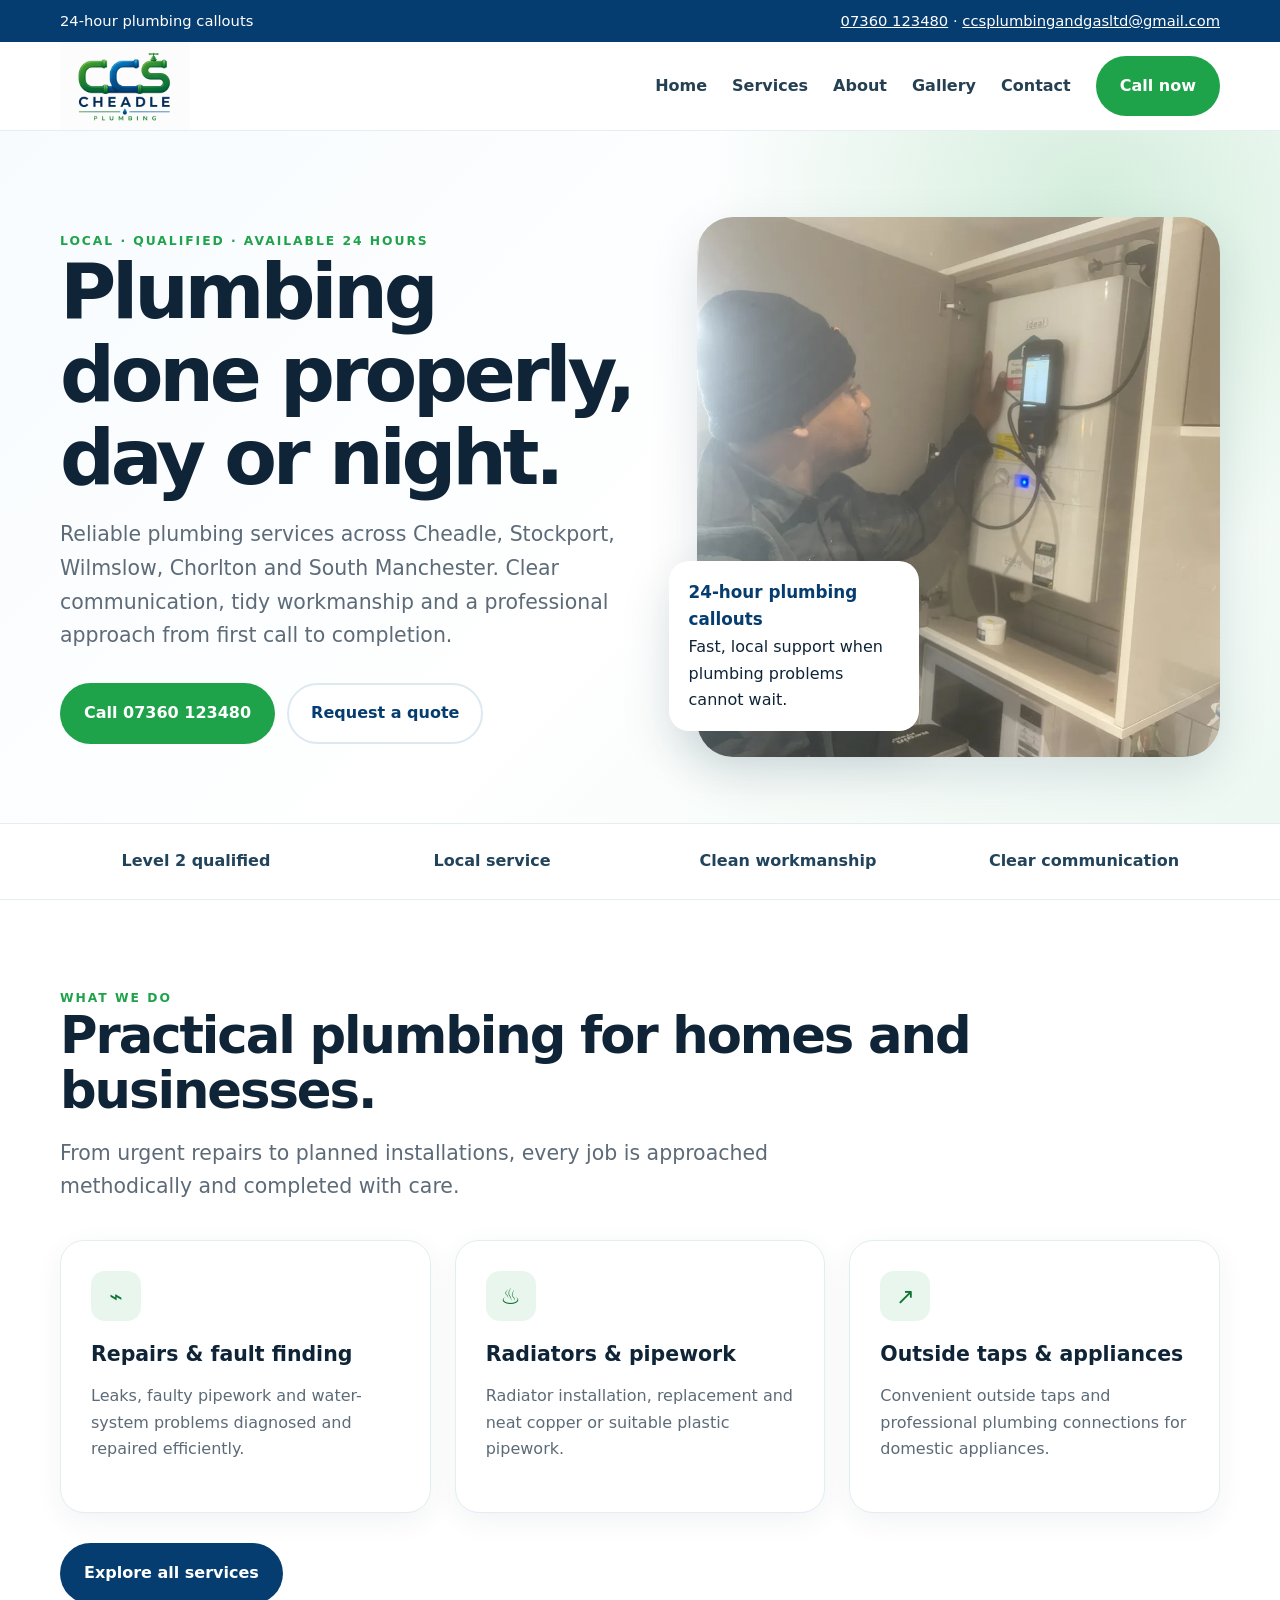
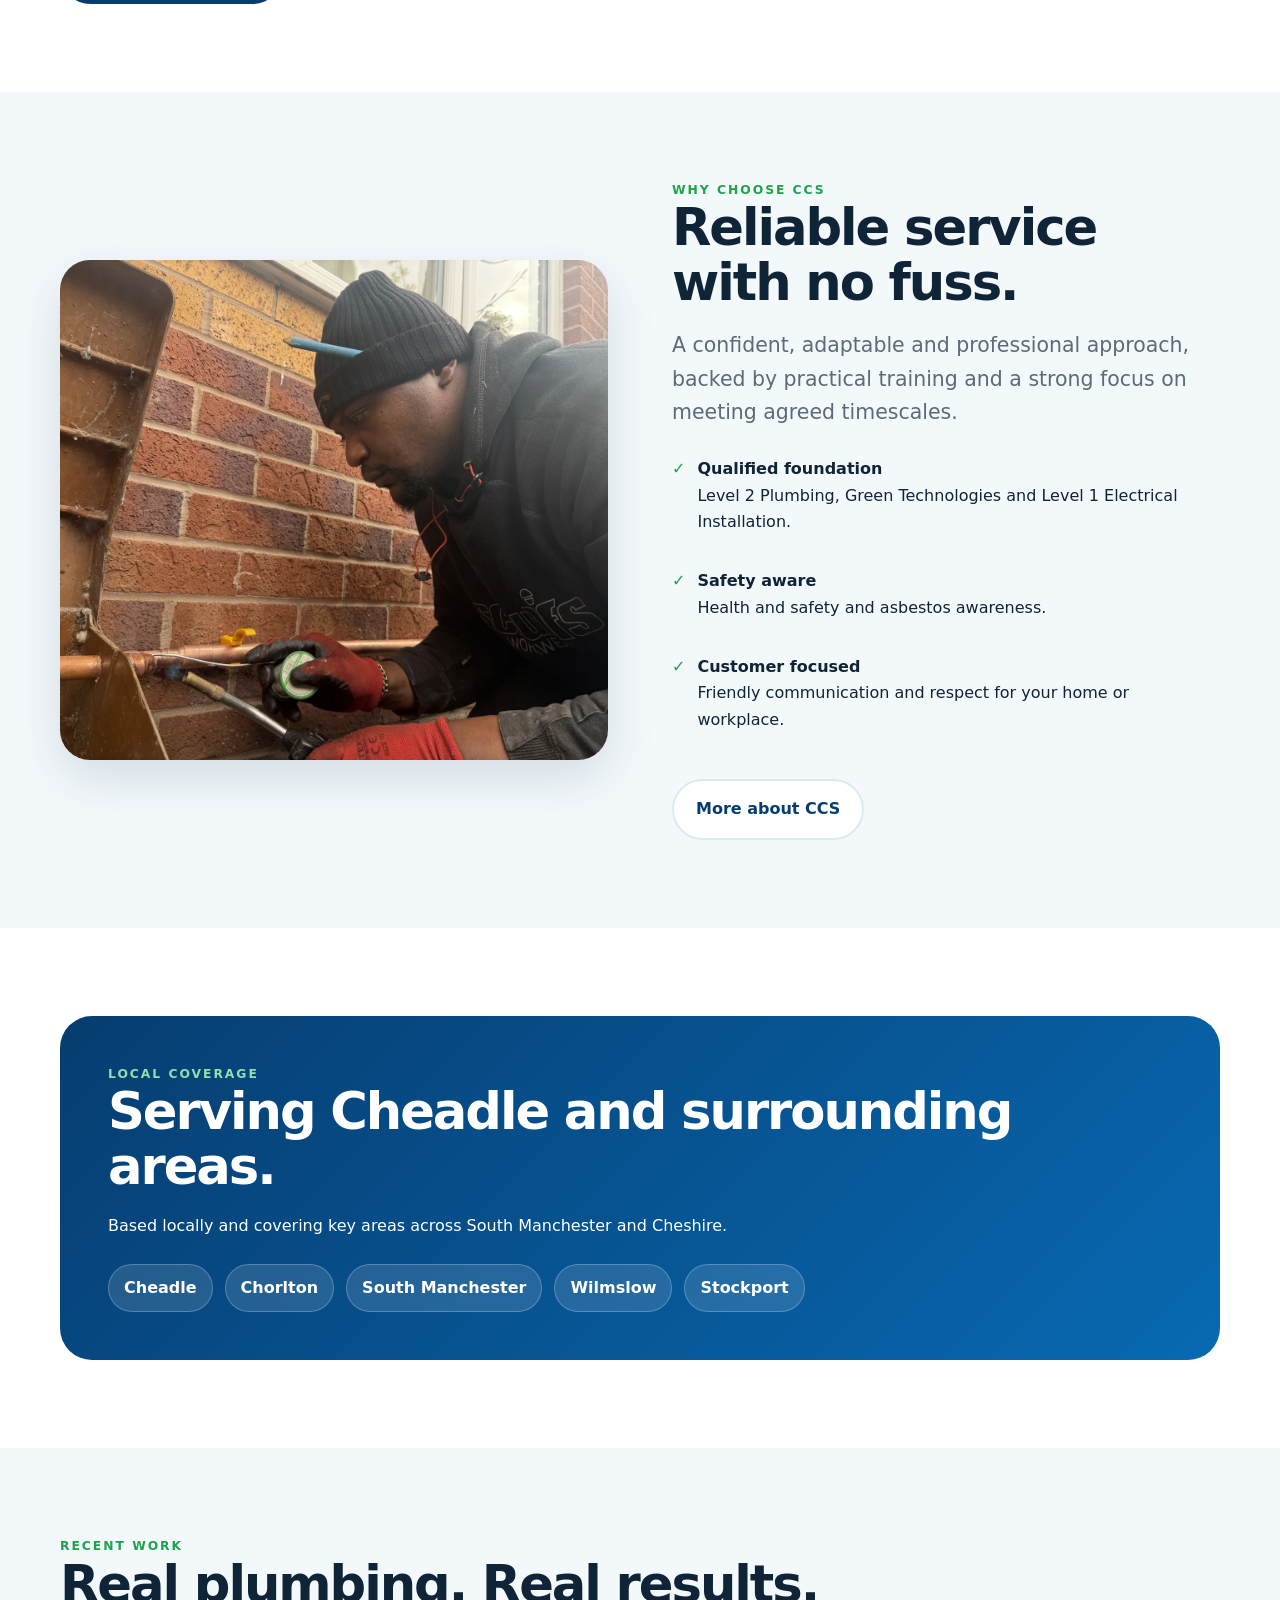
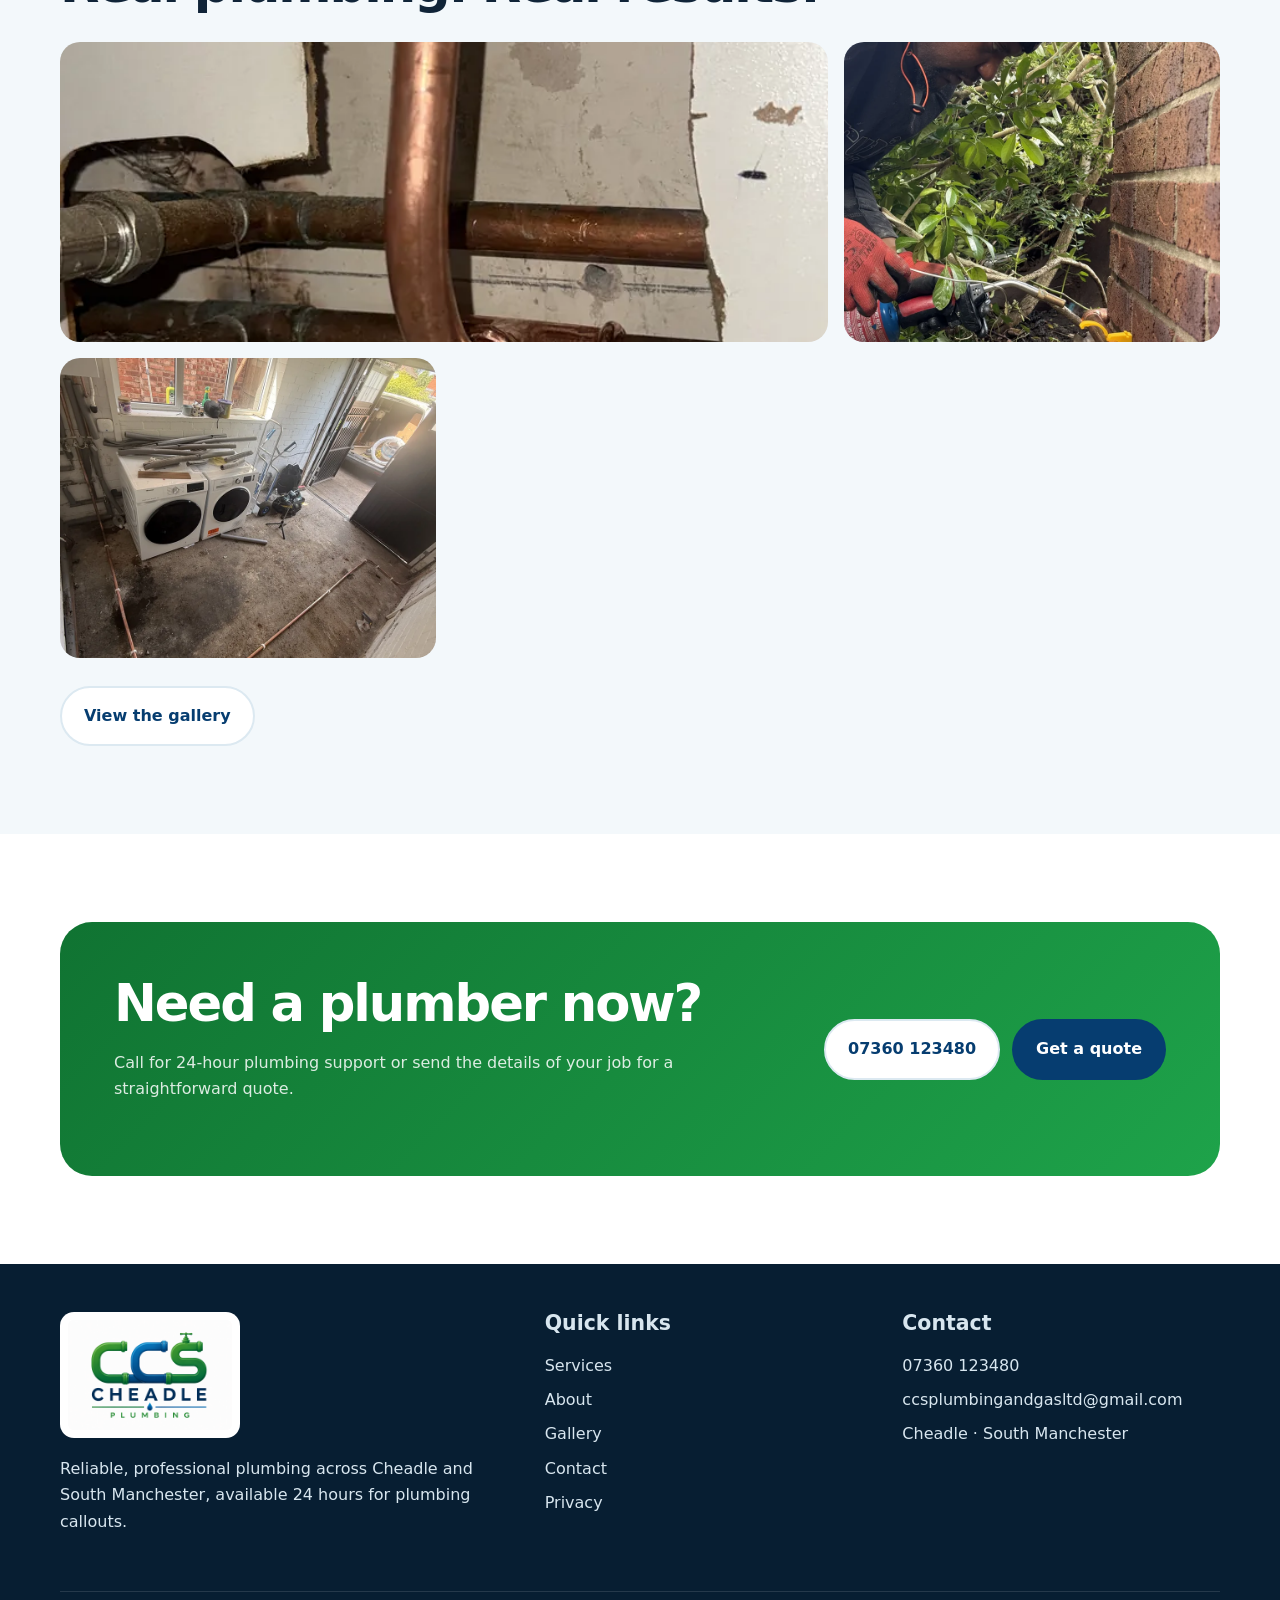
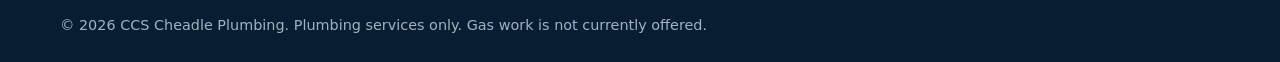
<file: index.html>
<!doctype html>
<html lang="en">

<head>






    <meta charset="utf-8">
    <meta name="viewport" content="width=device-width,initial-scale=1">
    <title>CCS Cheadle Plumbing | 24-Hour Local Plumber</title>
    <meta name="description"
        content="Qualified local plumber offering 24-hour plumbing callouts across Cheadle, Stockport, Wilmslow, Chorlton and South Manchester.">
    <link rel="stylesheet" href="assets/css/style.css">
</head>

<body>

    <div class="topbar">
        <div class="container">
            <span>24-hour plumbing callouts</span>
            <span><a href="tel:07360123480">07360 123480</a> · <a
                    href="mailto:ccsplumbingandgasltd@gmail.com">ccsplumbingandgasltd@gmail.com</a>
            </span>
        </div>
    </div>
    <header class="site-header">
        <div class="container nav">
            <a class="brand" href="index.html"><img src="assets/images/logo.png" alt="CCS Cheadle Plumbing">
            </a><button class="menu-btn" aria-label="Open menu">☰</button>
            <nav class="nav-links"><a href="index.html">Home</a><a href="services.html">Services</a><a
                    href="about.html">About</a><a href="gallery.html">Gallery</a><a href="contact.html">Contact</a><a
                    class="btn primary" href="tel:07360123480">Call now</a></nav>
        </div>
    </header>
    <main>
        <section class="hero">
            <div class="container hero-grid">
                <div class="hero-copy">
                    <div class="eyebrow">Local · Qualified · Available 24 hours</div>
                    <h1>Plumbing done properly, day or night.</h1>
                    <p class="lead">Reliable plumbing services across Cheadle, Stockport, Wilmslow, Chorlton and South
                        Manchester. Clear communication, tidy workmanship and a professional approach from first call to
                        completion.</p>
                    <div class="actions"><a class="btn primary" href="tel:07360123480">Call 07360 123480</a><a
                            class="btn secondary" href="contact.html">Request a quote</a></div>
                </div>
                <div class="hero-card"><img src="assets/images/project-5.webp"
                        alt="CCS plumber completing professional pipework">
                    <div class="floating"><strong>24-hour plumbing callouts</strong><span>Fast, local support when
                            plumbing problems cannot wait.</span></div>
                </div>
            </div>
        </section>
        <div class="trust-strip">
            <div class="container trust-grid">
                <div class="trust-item">Level 2 qualified</div>
                <div class="trust-item">Local service</div>
                <div class="trust-item">Clean workmanship</div>
                <div class="trust-item">Clear communication</div>
            </div>
        </div>
        <section class="section" id="services">
            <div class="container">
                <div class="eyebrow">What we do</div>
                <h2>Practical plumbing for homes and businesses.</h2>
                <p class="lead">From urgent repairs to planned installations, every job is approached methodically and
                    completed with care.</p>
                <div class="grid-3" style="margin-top:36px">
                    <article class="card">
                        <div class="icon">⌁</div>
                        <h3>Repairs & fault finding</h3>
                        <p>Leaks, faulty pipework and water-system problems diagnosed and repaired efficiently.</p>
                    </article>
                    <article class="card">
                        <div class="icon">♨</div>
                        <h3>Radiators & pipework</h3>
                        <p>Radiator installation, replacement and neat copper or suitable plastic pipework.</p>
                    </article>
                    <article class="card">
                        <div class="icon">↗</div>
                        <h3>Outside taps & appliances</h3>
                        <p>Convenient outside taps and professional plumbing connections for domestic appliances.</p>
                    </article>
                </div>
                <div class="actions" style="margin-top:30px"><a class="btn dark" href="services.html">Explore all
                        services</a></div>
            </div>
        </section>
        <section class="section alt">
            <div class="container split"><img src="assets/images/project-3.webp"
                    alt="Professional copper pipe installation">
                <div>
                    <div class="eyebrow">Why choose CCS</div>
                    <h2>Reliable service with no fuss.</h2>
                    <p class="lead">A confident, adaptable and professional approach, backed by practical training and a
                        strong focus on meeting agreed timescales.</p>
                    <div class="checklist">
                        <div><span>✓</span>
                            <p><strong>Qualified foundation</strong><br>Level 2 Plumbing, Green Technologies and Level 1
                                Electrical Installation.</p>
                        </div>
                        <div><span>✓</span>
                            <p><strong>Safety aware</strong><br>Health and safety and asbestos awareness.</p>
                        </div>
                        <div><span>✓</span>
                            <p><strong>Customer focused</strong><br>Friendly communication and respect for your home or
                                workplace.</p>
                        </div>
                    </div><a class="btn secondary" href="about.html">More about CCS</a>
                </div>
            </div>
        </section>
        <section class="section">
            <div class="container">
                <div class="area-wrap">
                    <div class="eyebrow" style="color:#8de1ae">Local coverage</div>
                    <h2>Serving Cheadle and surrounding areas.</h2>
                    <p>Based locally and covering key areas across South Manchester and Cheshire.</p>
                    <div class="area-tags"><span>Cheadle</span><span>Chorlton</span><span>South
                            Manchester</span><span>Wilmslow</span><span>Stockport</span></div>
                </div>
            </div>
        </section>
        <section class="section alt">
            <div class="container">
                <div class="eyebrow">Recent work</div>
                <h2>Real plumbing. Real results.</h2>
                <div class="gallery" style="margin-top:30px"><img src="assets/images/project-1.webp"
                        alt="Outside tap installation"><img src="assets/images/project-2.webp"
                        alt="Copper pipework"><img src="assets/images/project-4.webp"
                        alt="Plumbing installation in progress"></div>
                <div class="actions" style="margin-top:28px"><a class="btn secondary" href="gallery.html">View the
                        gallery</a></div>
            </div>
        </section>
        <section class="section">
            <div class="container">
                <div class="cta">
                    <div>
                        <h2>Need a plumber now?</h2>
                        <p>Call for 24-hour plumbing support or send the details of your job for a straightforward
                            quote.</p>
                    </div>
                    <div class="actions"><a class="btn secondary" href="tel:07360123480">07360 123480</a><a
                            class="btn dark" href="contact.html">Get a quote</a></div>
                </div>
            </div>
        </section>
    </main>
    <footer>
        <div class="container">
            <div class="footer-grid">
                <div><img class="footer-logo" src="assets/images/logo.png" alt="CCS Cheadle Plumbing">
                    <p style="margin-top:18px">Reliable, professional plumbing across Cheadle and South Manchester,
                        available 24 hours for plumbing callouts.</p>
                </div>
                <div>
                    <h3>Quick links</h3>
                    <div class="footer-links"><a href="services.html">Services</a><a href="about.html">About</a><a
                            href="gallery.html">Gallery</a><a href="contact.html">Contact</a><a
                            href="privacy.html">Privacy</a></div>
                </div>
                <div>
                    <h3>Contact</h3>
                    <div class="footer-links"><a href="tel:07360123480">07360 123480</a><a
                            href="mailto:ccsplumbingandgasltd@gmail.com">ccsplumbingandgasltd@gmail.com</a><span>Cheadle
                            · South Manchester</span></div>
                </div>
            </div>
            <div class="copyright">© 2026 CCS Cheadle Plumbing. Plumbing services only. Gas work is not currently
                offered.</div>
        </div>
    </footer>
    <script src="assets/js/site.js"></script>
</body>

</html>
</file>
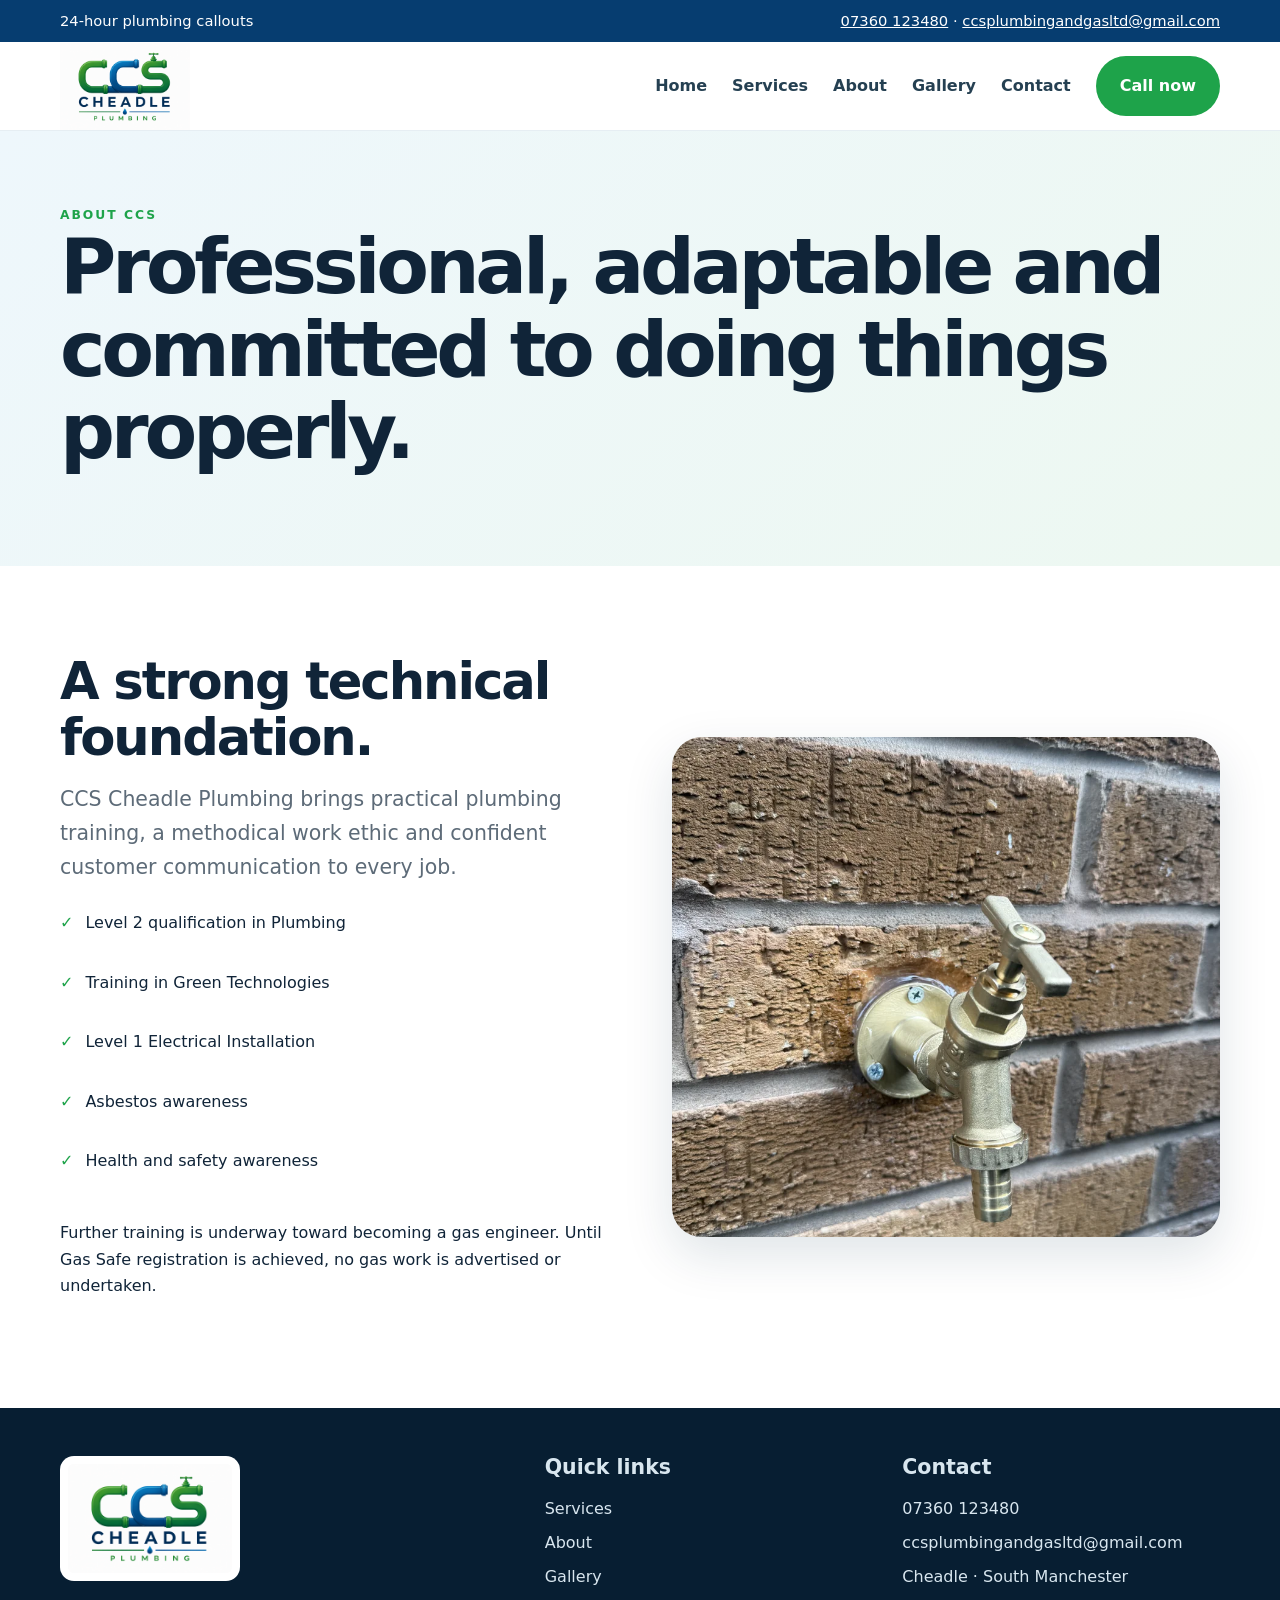
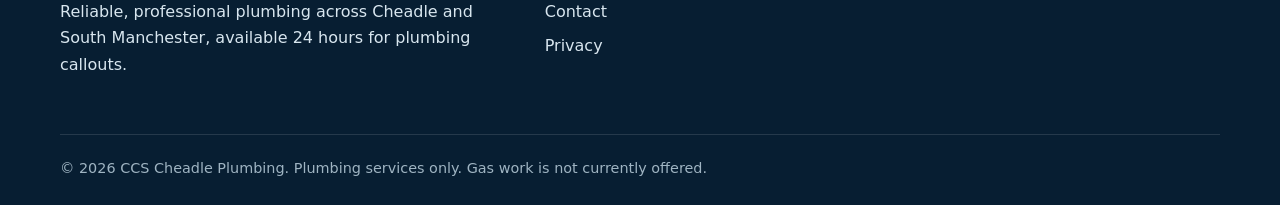
<file: about.html>
<!doctype html>
<html lang="en">

<head>
    <meta charset="utf-8">
    <meta name="viewport" content="width=device-width,initial-scale=1">
    <title>About | CCS Cheadle Plumbing</title>
    <meta name="description" content="Professional plumbing services in Cheadle and South Manchester.">
    <link rel="stylesheet" href="assets/css/style.css">
</head>

<body>
    <div class="topbar">
        <div class="container"><span>24-hour plumbing callouts</span><span><a href="tel:07360123480">07360 123480</a> ·
                <a href="mailto:ccsplumbingandgasltd@gmail.com">ccsplumbingandgasltd@gmail.com</a></span></div>
    </div>
    <header class="site-header">
        <div class="container nav"><a class="brand" href="index.html"><img src="assets/images/logo.png"
                    alt="CCS Cheadle Plumbing"></a><button class="menu-btn" aria-label="Open menu">☰</button>
            <nav class="nav-links"><a href="index.html">Home</a><a href="services.html">Services</a><a
                    href="about.html">About</a><a href="gallery.html">Gallery</a><a href="contact.html">Contact</a><a
                    class="btn primary" href="tel:07360123480">Call now</a></nav>
        </div>
    </header>
    <main>
        <section class="page-hero">
            <div class="container">
                <div class="eyebrow">About CCS</div>
                <h1>Professional, adaptable and committed to doing things properly.</h1>
            </div>
        </section>
        <section class="section">
            <div class="container split">
                <div>
                    <h2>A strong technical foundation.</h2>
                    <p class="lead">CCS Cheadle Plumbing brings practical plumbing training, a methodical work ethic and
                        confident customer communication to every job.</p>
                    <div class="checklist">
                        <div><span>✓</span>
                            <p>Level 2 qualification in Plumbing</p>
                        </div>
                        <div><span>✓</span>
                            <p>Training in Green Technologies</p>
                        </div>
                        <div><span>✓</span>
                            <p>Level 1 Electrical Installation</p>
                        </div>
                        <div><span>✓</span>
                            <p>Asbestos awareness</p>
                        </div>
                        <div><span>✓</span>
                            <p>Health and safety awareness</p>
                        </div>
                    </div>
                    <p>Further training is underway toward becoming a gas engineer. Until Gas Safe registration is
                        achieved, no gas work is advertised or undertaken.</p>
                </div><img src="assets/images/project-6.webp" alt="CCS plumber working on a plumbing installation">
            </div>
        </section>
    </main>
    <footer>
        <div class="container">
            <div class="footer-grid">
                <div><img class="footer-logo" src="assets/images/logo.png" alt="CCS Cheadle Plumbing">
                    <p style="margin-top:18px">Reliable, professional plumbing across Cheadle and South Manchester,
                        available 24 hours for plumbing callouts.</p>
                </div>
                <div>
                    <h3>Quick links</h3>
                    <div class="footer-links"><a href="services.html">Services</a><a href="about.html">About</a><a
                            href="gallery.html">Gallery</a><a href="contact.html">Contact</a><a
                            href="privacy.html">Privacy</a></div>
                </div>
                <div>
                    <h3>Contact</h3>
                    <div class="footer-links"><a href="tel:07360123480">07360 123480</a><a
                            href="mailto:ccsplumbingandgasltd@gmail.com">ccsplumbingandgasltd@gmail.com</a><span>Cheadle
                            · South Manchester</span></div>
                </div>
            </div>
            <div class="copyright">© 2026 CCS Cheadle Plumbing. Plumbing services only. Gas work is not currently
                offered.</div>
        </div>
    </footer>
    <script src="assets/js/site.js"></script>
</body>

</html>
</file>
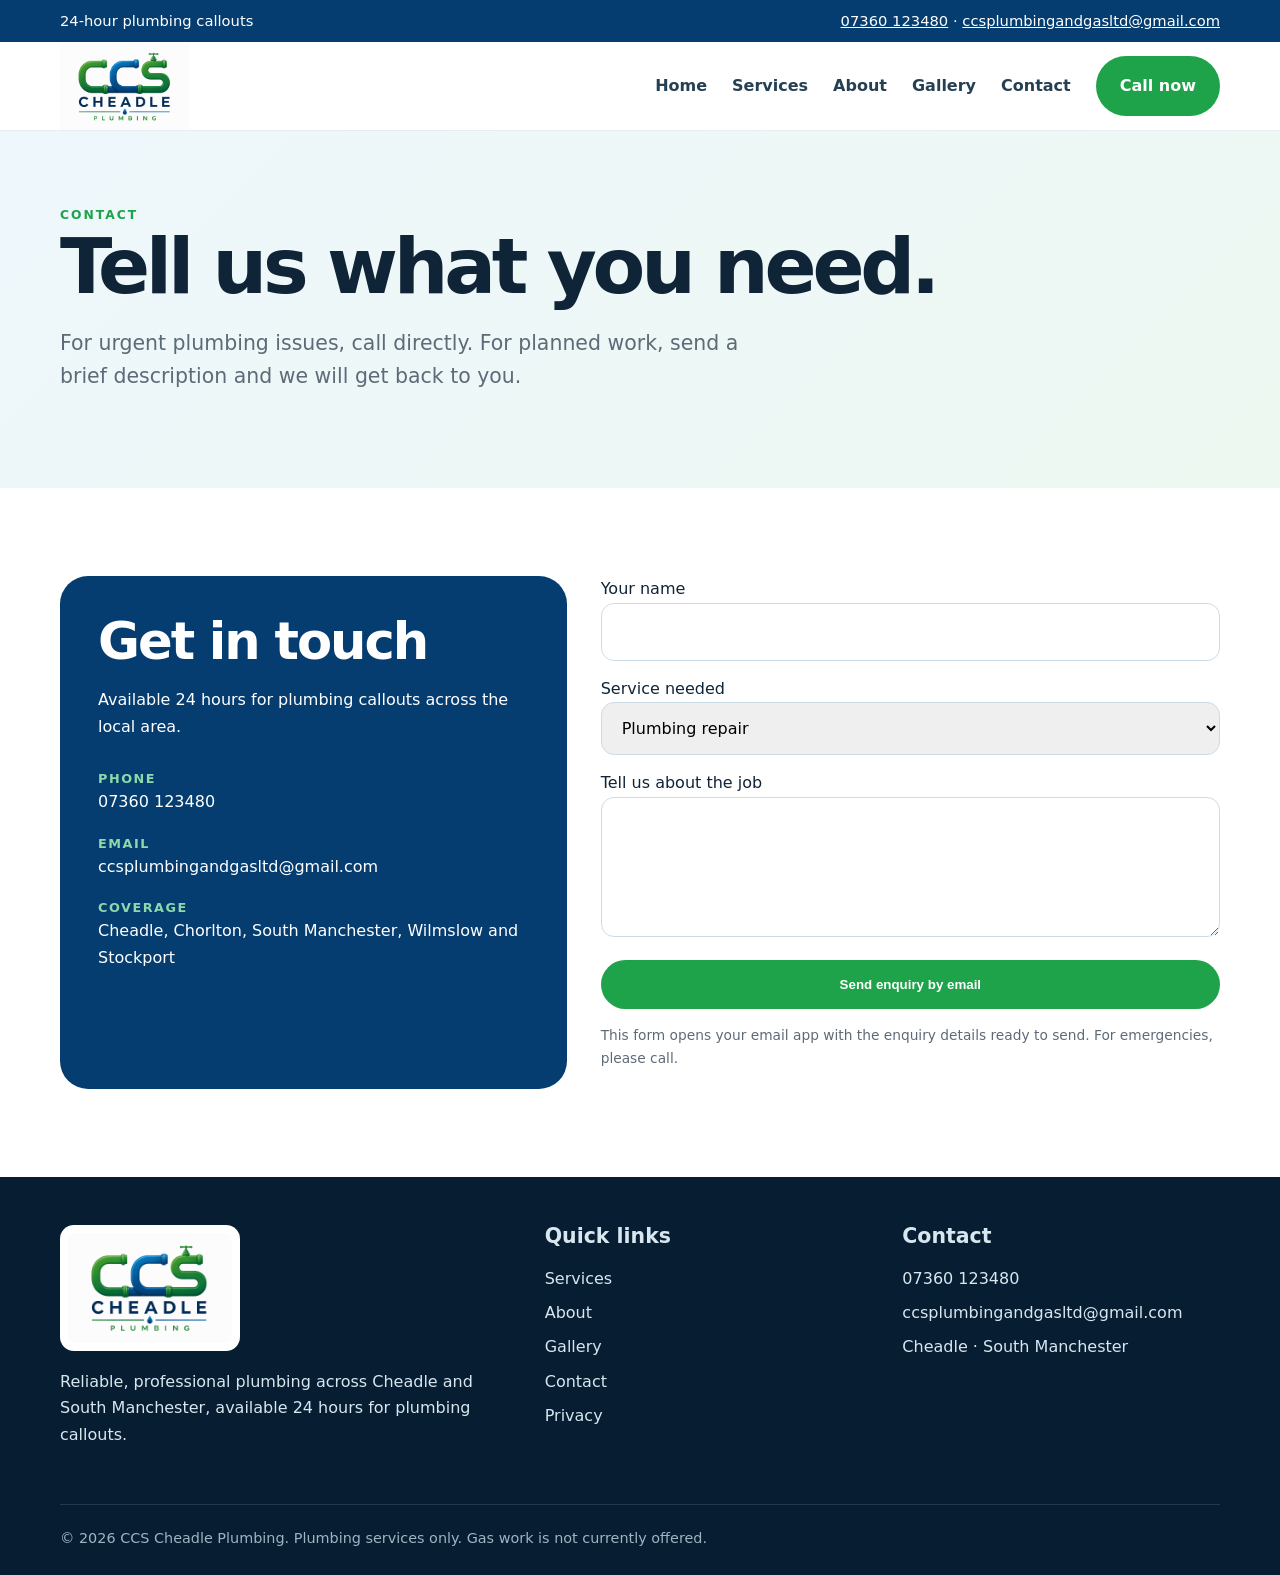
<file: contact.html>
<!doctype html>
<html lang="en">

<head>
    <meta charset="utf-8">
    <meta name="viewport" content="width=device-width,initial-scale=1">
    <title>Contact | CCS Cheadle Plumbing</title>
    <meta name="description" content="Professional plumbing services in Cheadle and South Manchester.">
    <link rel="stylesheet" href="assets/css/style.css">
</head>

<body>
    <div class="topbar">
        <div class="container"><span>24-hour plumbing callouts</span><span><a href="tel:07360123480">07360 123480</a> ·
                <a href="mailto:ccsplumbingandgasltd@gmail.com">ccsplumbingandgasltd@gmail.com</a></span></div>
    </div>
    <header class="site-header">
        <div class="container nav"><a class="brand" href="index.html"><img src="assets/images/logo.png"
                    alt="CCS Cheadle Plumbing"></a><button class="menu-btn" aria-label="Open menu">☰</button>
            <nav class="nav-links"><a href="index.html">Home</a><a href="services.html">Services</a><a
                    href="about.html">About</a><a href="gallery.html">Gallery</a><a href="contact.html">Contact</a><a
                    class="btn primary" href="tel:07360123480">Call now</a></nav>
        </div>
    </header>
    <main>
        <section class="page-hero">
            <div class="container">
                <div class="eyebrow">Contact</div>
                <h1>Tell us what you need.</h1>
                <p class="lead">For urgent plumbing issues, call directly. For planned work, send a brief description
                    and we will get back to you.</p>
            </div>
        </section>
        <section class="section">
            <div class="container contact-grid">
                <aside class="contact-panel">
                    <h2>Get in touch</h2>
                    <p>Available 24 hours for plumbing callouts across the local area.</p>
                    <div class="contact-list">
                        <div><strong>Phone</strong><a href="tel:07360123480">07360 123480</a></div>
                        <div><strong>Email</strong><a
                                href="mailto:ccsplumbingandgasltd@gmail.com">ccsplumbingandgasltd@gmail.com</a></div>
                        <div><strong>Coverage</strong><span>Cheadle, Chorlton, South Manchester, Wilmslow and
                                Stockport</span></div>
                    </div>
                </aside>
                <div>
                    <form class="form" id="quote-form"><label>Your name<input name="name"
                                required></label><label>Service needed<select name="service">
                                <option>Plumbing repair</option>
                                <option>24-hour callout</option>
                                <option>Radiator installation</option>
                                <option>Outside tap</option>
                                <option>Appliance connection</option>
                                <option>Other plumbing work</option>
                            </select></label><label>Tell us about the job<textarea name="message"
                                required></textarea></label><button class="btn primary" type="submit">Send enquiry by
                            email</button>
                        <p class="fine">This form opens your email app with the enquiry details ready to send. For
                            emergencies, please call.</p>
                    </form>
                </div>
            </div>
        </section>
    </main>
    <footer>
        <div class="container">
            <div class="footer-grid">
                <div><img class="footer-logo" src="assets/images/logo.png" alt="CCS Cheadle Plumbing">
                    <p style="margin-top:18px">Reliable, professional plumbing across Cheadle and South Manchester,
                        available 24 hours for plumbing callouts.</p>
                </div>
                <div>
                    <h3>Quick links</h3>
                    <div class="footer-links"><a href="services.html">Services</a><a href="about.html">About</a><a
                            href="gallery.html">Gallery</a><a href="contact.html">Contact</a><a
                            href="privacy.html">Privacy</a></div>
                </div>
                <div>
                    <h3>Contact</h3>
                    <div class="footer-links"><a href="tel:07360123480">07360 123480</a><a
                            href="mailto:ccsplumbingandgasltd@gmail.com">ccsplumbingandgasltd@gmail.com</a><span>Cheadle
                            · South Manchester</span></div>
                </div>
            </div>
            <div class="copyright">© 2026 CCS Cheadle Plumbing. Plumbing services only. Gas work is not currently
                offered.</div>
        </div>
    </footer>
    <script src="assets/js/site.js"></script>
</body>

</html>
</file>
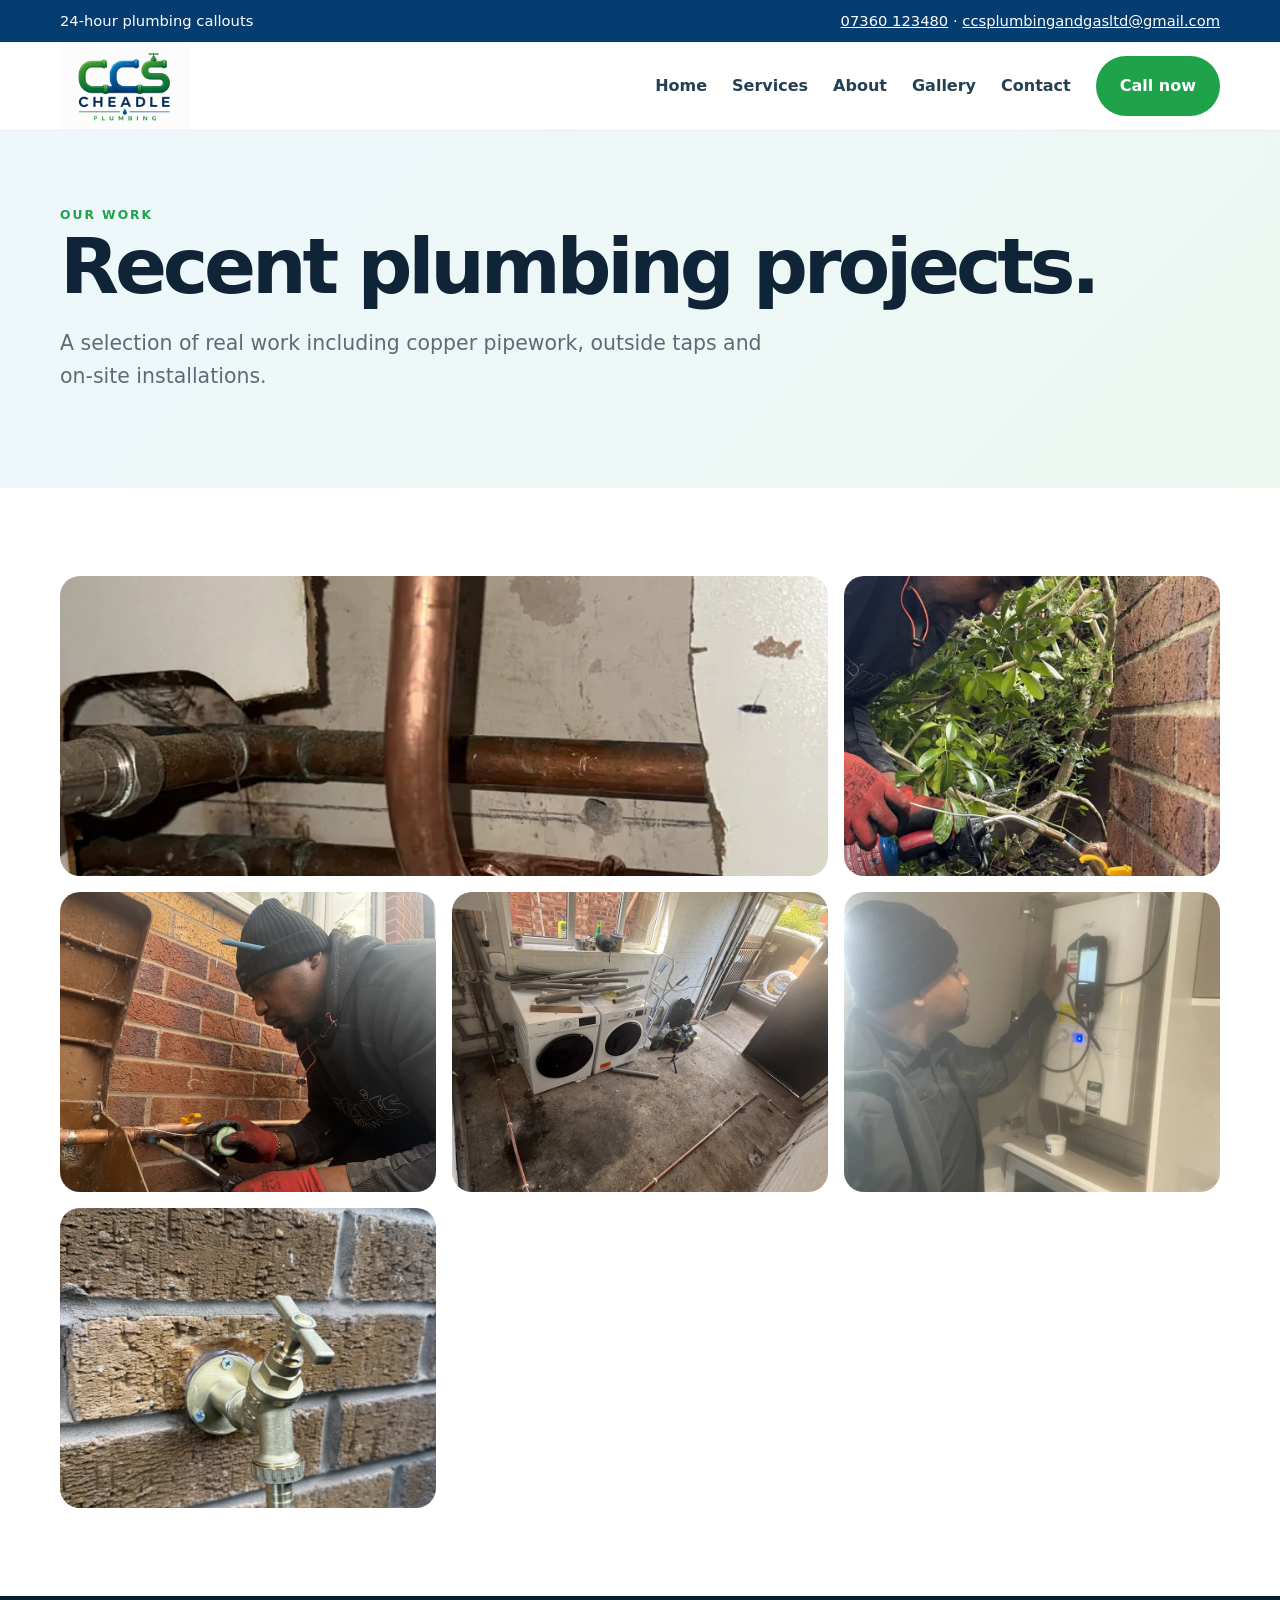
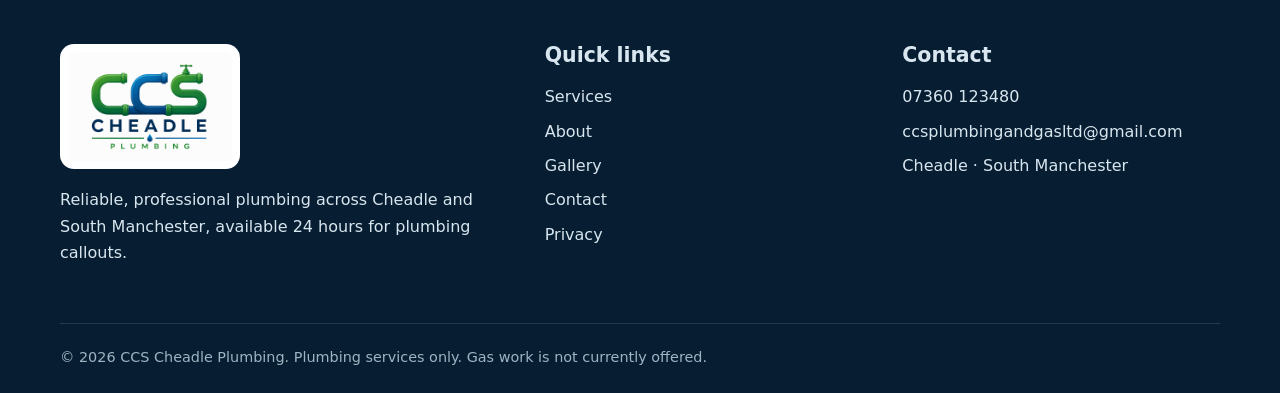
<file: gallery.html>
<!doctype html>
<html lang="en">

<head>
    <meta charset="utf-8">
    <meta name="viewport" content="width=device-width,initial-scale=1">
    <title>Gallery | CCS Cheadle Plumbing</title>
    <meta name="description" content="Professional plumbing services in Cheadle and South Manchester.">
    <link rel="stylesheet" href="assets/css/style.css">
</head>

<body>
    <div class="topbar">
        <div class="container"><span>24-hour plumbing callouts</span><span><a href="tel:07360123480">07360 123480</a> ·
                <a href="mailto:ccsplumbingandgasltd@gmail.com">ccsplumbingandgasltd@gmail.com</a></span></div>
    </div>
    <header class="site-header">
        <div class="container nav"><a class="brand" href="index.html"><img src="assets/images/logo.png"
                    alt="CCS Cheadle Plumbing"></a><button class="menu-btn" aria-label="Open menu">☰</button>
            <nav class="nav-links"><a href="index.html">Home</a><a href="services.html">Services</a><a
                    href="about.html">About</a><a href="gallery.html">Gallery</a><a href="contact.html">Contact</a><a
                    class="btn primary" href="tel:07360123480">Call now</a></nav>
        </div>
    </header>
    <main>
        <section class="page-hero">
            <div class="container">
                <div class="eyebrow">Our work</div>
                <h1>Recent plumbing projects.</h1>
                <p class="lead">A selection of real work including copper pipework, outside taps and on-site
                    installations.</p>
            </div>
        </section>
        <section class="section">
            <div class="container">
                <div class="gallery"><img src="assets/images/project-1.webp" alt="Completed CCS plumbing work"><img
                        src="assets/images/project-2.webp" alt="Completed CCS plumbing work"><img
                        src="assets/images/project-3.webp" alt="Completed CCS plumbing work"><img
                        src="assets/images/project-4.webp" alt="Completed CCS plumbing work"><img
                        src="assets/images/project-5.webp" alt="Completed CCS plumbing work"><img
                        src="assets/images/project-6.webp" alt="Completed CCS plumbing work"></div>
            </div>
        </section>
    </main>
    <footer>
        <div class="container">
            <div class="footer-grid">
                <div><img class="footer-logo" src="assets/images/logo.png" alt="CCS Cheadle Plumbing">
                    <p style="margin-top:18px">Reliable, professional plumbing across Cheadle and South Manchester,
                        available 24 hours for plumbing callouts.</p>
                </div>
                <div>
                    <h3>Quick links</h3>
                    <div class="footer-links"><a href="services.html">Services</a><a href="about.html">About</a><a
                            href="gallery.html">Gallery</a><a href="contact.html">Contact</a><a
                            href="privacy.html">Privacy</a></div>
                </div>
                <div>
                    <h3>Contact</h3>
                    <div class="footer-links"><a href="tel:07360123480">07360 123480</a><a
                            href="mailto:ccsplumbingandgasltd@gmail.com">ccsplumbingandgasltd@gmail.com</a><span>Cheadle
                            · South Manchester</span></div>
                </div>
            </div>
            <div class="copyright">© 2026 CCS Cheadle Plumbing. Plumbing services only. Gas work is not currently
                offered.</div>
        </div>
    </footer>
    <script src="assets/js/site.js"></script>
</body>

</html>
</file>
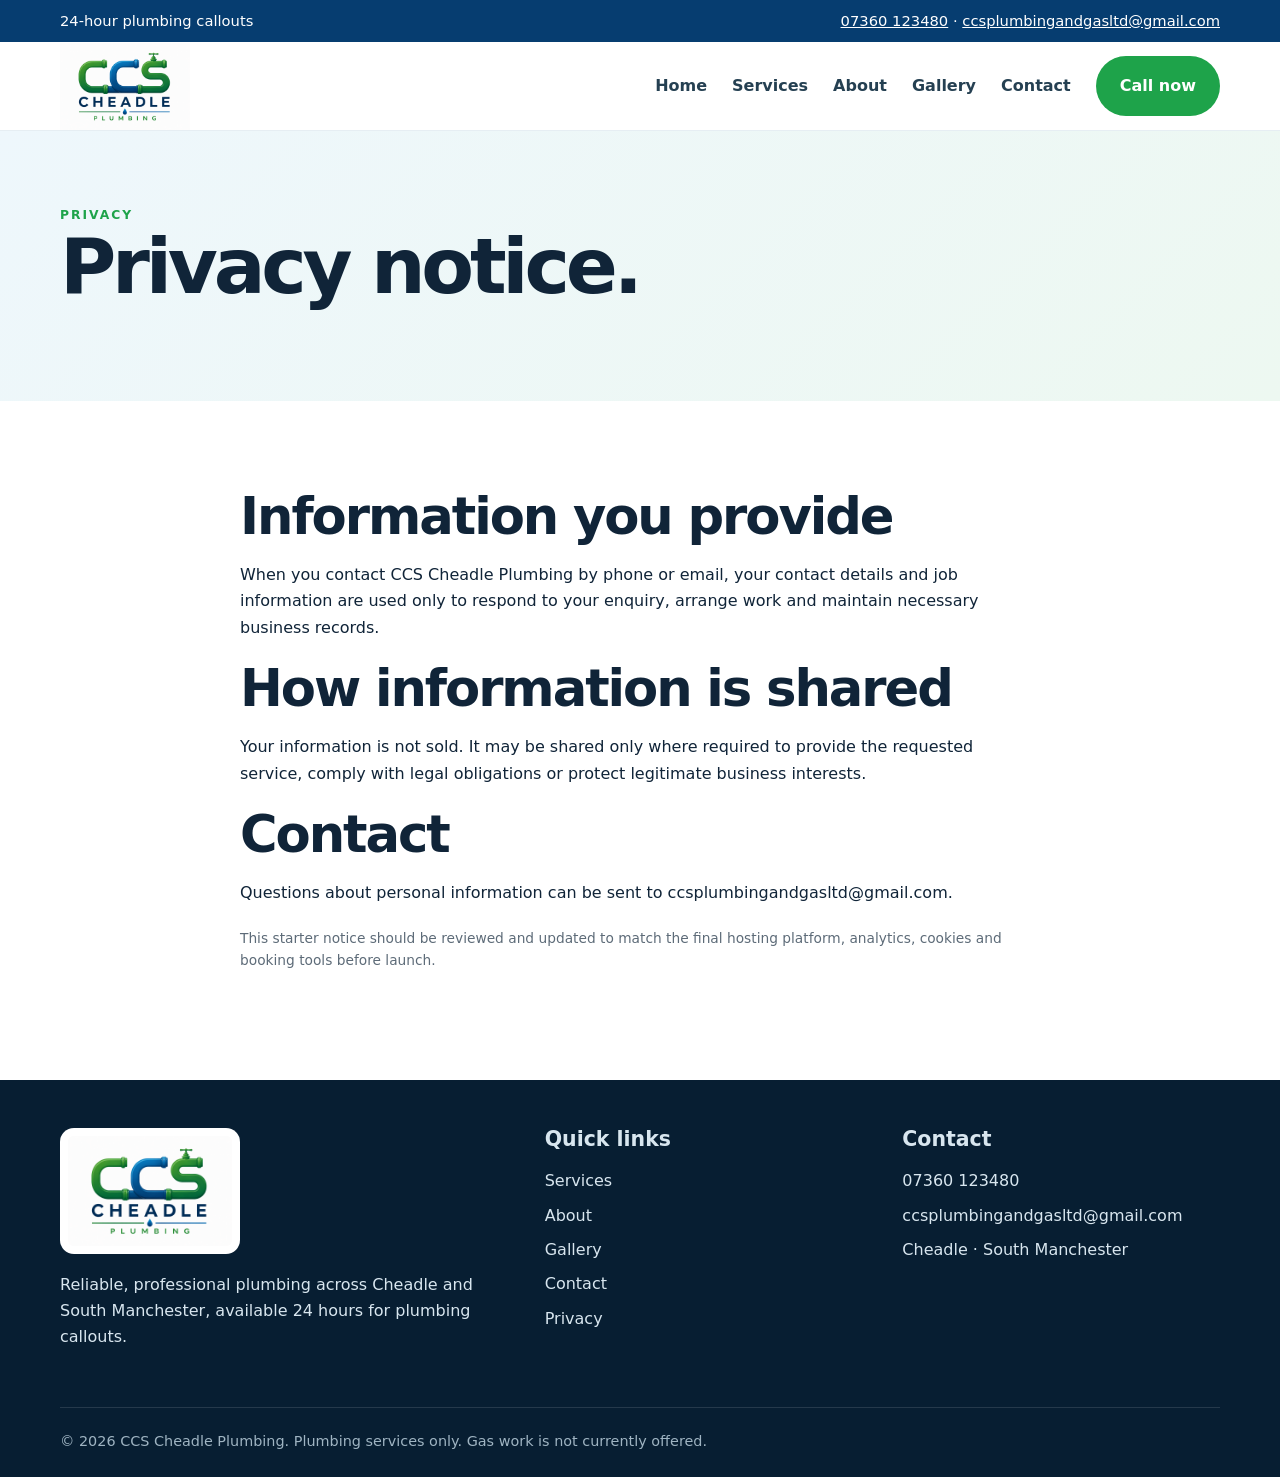
<file: privacy.html>
<!doctype html>
<html lang="en">

<head>
    <meta charset="utf-8">
    <meta name="viewport" content="width=device-width,initial-scale=1">
    <title>Privacy | CCS Cheadle Plumbing</title>
    <meta name="description" content="Professional plumbing services in Cheadle and South Manchester.">
    <link rel="stylesheet" href="assets/css/style.css">
</head>

<body>
    <div class="topbar">
        <div class="container"><span>24-hour plumbing callouts</span><span><a href="tel:07360123480">07360 123480</a> ·
                <a href="mailto:ccsplumbingandgasltd@gmail.com">ccsplumbingandgasltd@gmail.com</a></span></div>
    </div>
    <header class="site-header">
        <div class="container nav"><a class="brand" href="index.html"><img src="assets/images/logo.png"
                    alt="CCS Cheadle Plumbing"></a><button class="menu-btn" aria-label="Open menu">☰</button>
            <nav class="nav-links"><a href="index.html">Home</a><a href="services.html">Services</a><a
                    href="about.html">About</a><a href="gallery.html">Gallery</a><a href="contact.html">Contact</a><a
                    class="btn primary" href="tel:07360123480">Call now</a></nav>
        </div>
    </header>
    <main>
        <section class="page-hero">
            <div class="container">
                <div class="eyebrow">Privacy</div>
                <h1>Privacy notice.</h1>
            </div>
        </section>
        <section class="section">
            <div class="container legal">
                <h2>Information you provide</h2>
                <p>When you contact CCS Cheadle Plumbing by phone or email, your contact details and job information are
                    used only to respond to your enquiry, arrange work and maintain necessary business records.</p>
                <h2>How information is shared</h2>
                <p>Your information is not sold. It may be shared only where required to provide the requested service,
                    comply with legal obligations or protect legitimate business interests.</p>
                <h2>Contact</h2>
                <p>Questions about personal information can be sent to ccsplumbingandgasltd@gmail.com.</p>
                <p class="fine">This starter notice should be reviewed and updated to match the final hosting platform,
                    analytics, cookies and booking tools before launch.</p>
            </div>
        </section>
    </main>
    <footer>
        <div class="container">
            <div class="footer-grid">
                <div><img class="footer-logo" src="assets/images/logo.png" alt="CCS Cheadle Plumbing">
                    <p style="margin-top:18px">Reliable, professional plumbing across Cheadle and South Manchester,
                        available 24 hours for plumbing callouts.</p>
                </div>
                <div>
                    <h3>Quick links</h3>
                    <div class="footer-links"><a href="services.html">Services</a><a href="about.html">About</a><a
                            href="gallery.html">Gallery</a><a href="contact.html">Contact</a><a
                            href="privacy.html">Privacy</a></div>
                </div>
                <div>
                    <h3>Contact</h3>
                    <div class="footer-links"><a href="tel:07360123480">07360 123480</a><a
                            href="mailto:ccsplumbingandgasltd@gmail.com">ccsplumbingandgasltd@gmail.com</a><span>Cheadle
                            · South Manchester</span></div>
                </div>
            </div>
            <div class="copyright">© 2026 CCS Cheadle Plumbing. Plumbing services only. Gas work is not currently
                offered.</div>
        </div>
    </footer>
    <script src="assets/js/site.js"></script>
</body>

</html>
</file>
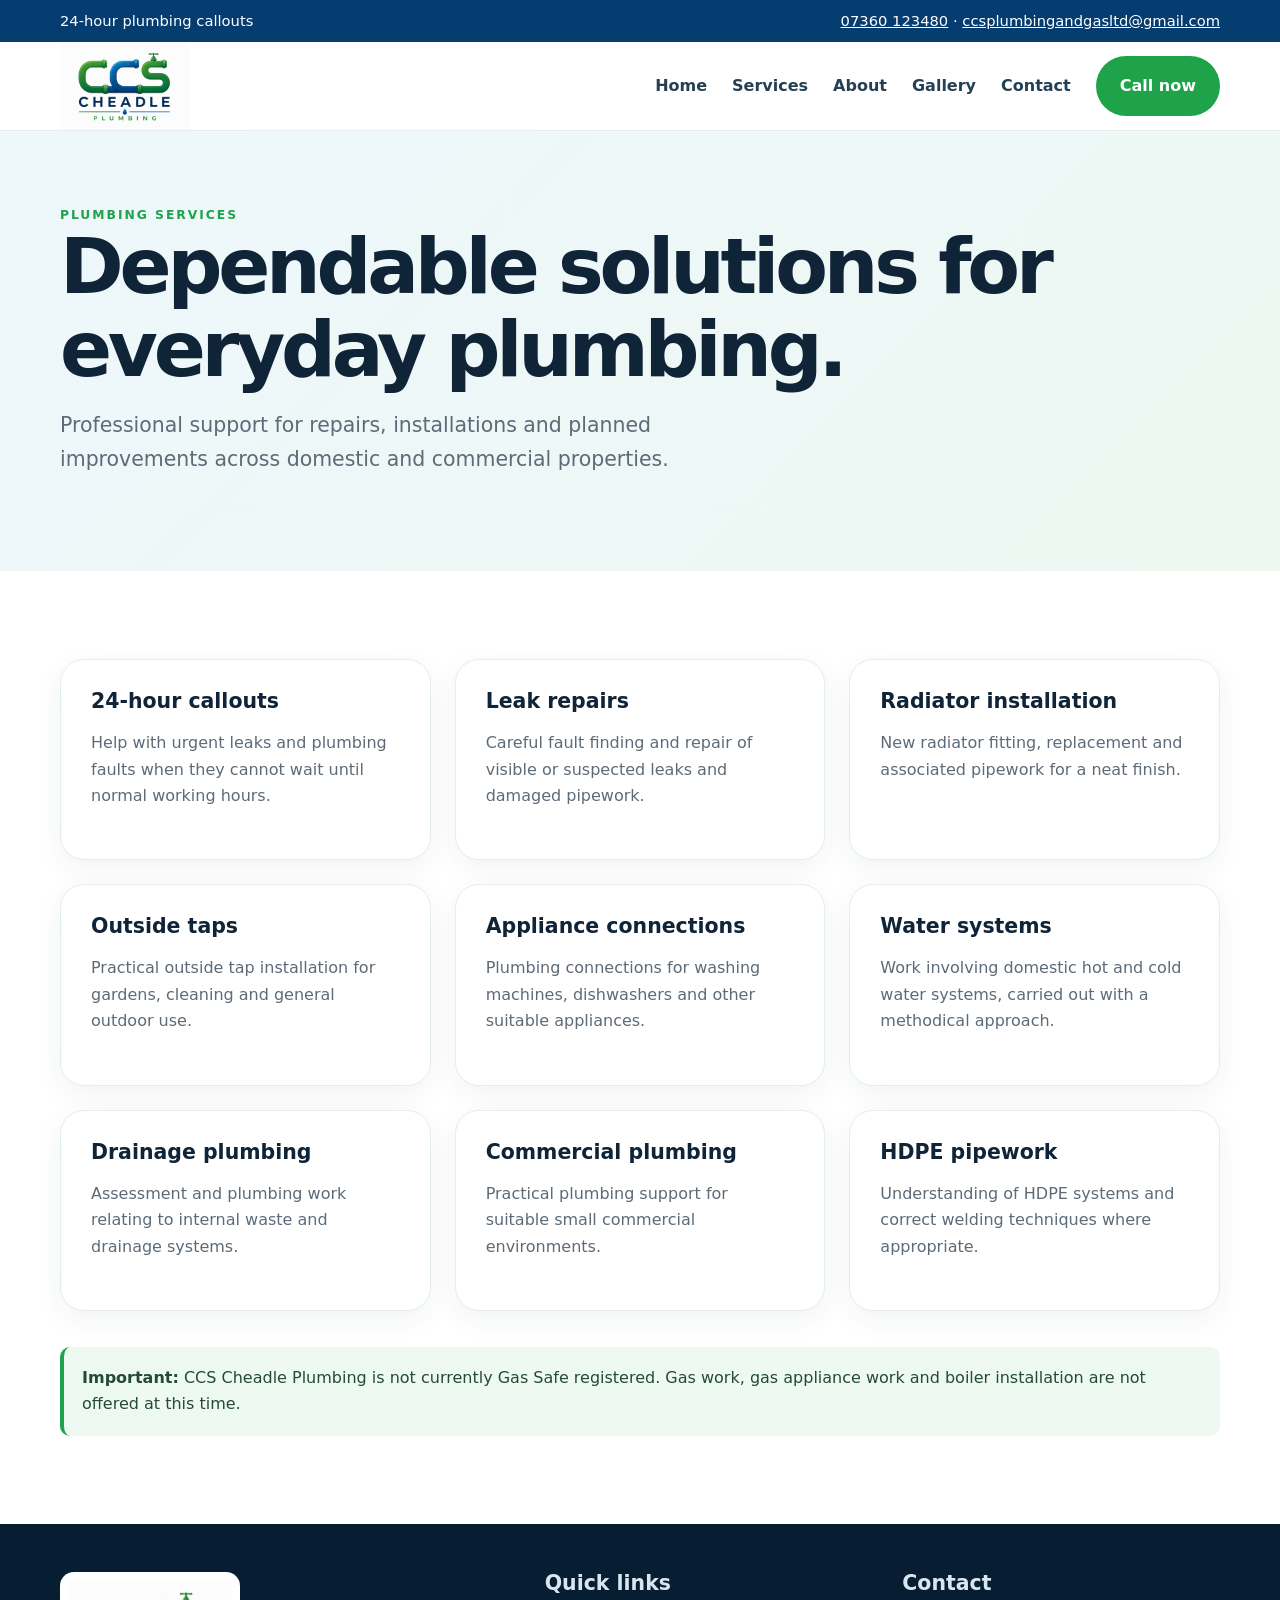
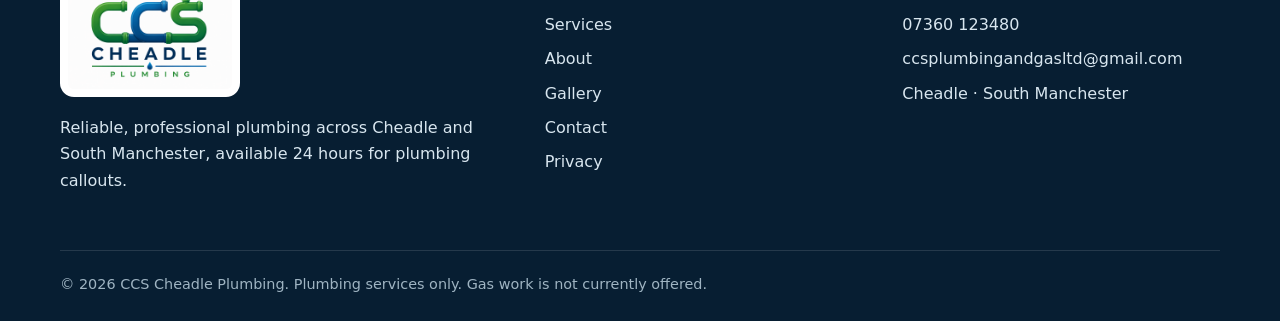
<file: services.html>
<!doctype html>
<html lang="en">

<head>
    <meta charset="utf-8">
    <meta name="viewport" content="width=device-width,initial-scale=1">
    <title>Plumbing Services | CCS Cheadle Plumbing</title>
    <meta name="description" content="Professional plumbing services in Cheadle and South Manchester.">
    <link rel="stylesheet" href="assets/css/style.css">
</head>

<body>
    <div class="topbar">
        <div class="container"><span>24-hour plumbing callouts</span><span><a href="tel:07360123480">07360 123480</a> ·
                <a href="mailto:ccsplumbingandgasltd@gmail.com">ccsplumbingandgasltd@gmail.com</a></span></div>
    </div>
    <header class="site-header">
        <div class="container nav"><a class="brand" href="index.html"><img src="assets/images/logo.png"
                    alt="CCS Cheadle Plumbing"></a><button class="menu-btn" aria-label="Open menu">☰</button>
            <nav class="nav-links"><a href="index.html">Home</a><a href="services.html">Services</a><a
                    href="about.html">About</a><a href="gallery.html">Gallery</a><a href="contact.html">Contact</a><a
                    class="btn primary" href="tel:07360123480">Call now</a></nav>
        </div>
    </header>
    <main>
        <section class="page-hero">
            <div class="container">
                <div class="eyebrow">Plumbing services</div>
                <h1>Dependable solutions for everyday plumbing.</h1>
                <p class="lead">Professional support for repairs, installations and planned improvements across domestic
                    and commercial properties.</p>
            </div>
        </section>
        <section class="section">
            <div class="container">
                <div class="grid-3">
                    <article class="card">
                        <h3>24-hour callouts</h3>
                        <p>Help with urgent leaks and plumbing faults when they cannot wait until normal working hours.
                        </p>
                    </article>
                    <article class="card">
                        <h3>Leak repairs</h3>
                        <p>Careful fault finding and repair of visible or suspected leaks and damaged pipework.</p>
                    </article>
                    <article class="card">
                        <h3>Radiator installation</h3>
                        <p>New radiator fitting, replacement and associated pipework for a neat finish.</p>
                    </article>
                    <article class="card">
                        <h3>Outside taps</h3>
                        <p>Practical outside tap installation for gardens, cleaning and general outdoor use.</p>
                    </article>
                    <article class="card">
                        <h3>Appliance connections</h3>
                        <p>Plumbing connections for washing machines, dishwashers and other suitable appliances.</p>
                    </article>
                    <article class="card">
                        <h3>Water systems</h3>
                        <p>Work involving domestic hot and cold water systems, carried out with a methodical approach.
                        </p>
                    </article>
                    <article class="card">
                        <h3>Drainage plumbing</h3>
                        <p>Assessment and plumbing work relating to internal waste and drainage systems.</p>
                    </article>
                    <article class="card">
                        <h3>Commercial plumbing</h3>
                        <p>Practical plumbing support for suitable small commercial environments.</p>
                    </article>
                    <article class="card">
                        <h3>HDPE pipework</h3>
                        <p>Understanding of HDPE systems and correct welding techniques where appropriate.</p>
                    </article>
                </div>
                <div class="notice" style="margin-top:36px"><strong>Important:</strong> CCS Cheadle Plumbing is not
                    currently Gas Safe registered. Gas work, gas appliance work and boiler installation are not offered
                    at this time.</div>
            </div>
        </section>
    </main>
    <footer>
        <div class="container">
            <div class="footer-grid">
                <div><img class="footer-logo" src="assets/images/logo.png" alt="CCS Cheadle Plumbing">
                    <p style="margin-top:18px">Reliable, professional plumbing across Cheadle and South Manchester,
                        available 24 hours for plumbing callouts.</p>
                </div>
                <div>
                    <h3>Quick links</h3>
                    <div class="footer-links"><a href="services.html">Services</a><a href="about.html">About</a><a
                            href="gallery.html">Gallery</a><a href="contact.html">Contact</a><a
                            href="privacy.html">Privacy</a></div>
                </div>
                <div>
                    <h3>Contact</h3>
                    <div class="footer-links"><a href="tel:07360123480">07360 123480</a><a
                            href="mailto:ccsplumbingandgasltd@gmail.com">ccsplumbingandgasltd@gmail.com</a><span>Cheadle
                            · South Manchester</span></div>
                </div>
            </div>
            <div class="copyright">© 2026 CCS Cheadle Plumbing. Plumbing services only. Gas work is not currently
                offered.</div>
        </div>
    </footer>
    <script src="assets/js/site.js"></script>
</body>

</html>
</file>
<file: assets/css/style.css>
:root {
    --blue: #0869b2;
    --blue-dark: #063d70;
    --green: #1ea34a;
    --green-dark: #107332;
    --ink: #102438;
    --muted: #5d6b78;
    --mist: #f3f8fb;
    --white: #fff;
    --shadow: 0 18px 50px rgba(8, 44, 73, .13);
    --radius: 24px
}

* {
    box-sizing: border-box
}

html {
    scroll-behavior: smooth
}

body {
    margin: 0;
    font-family: Inter, ui-sans-serif, system-ui, -apple-system, BlinkMacSystemFont, "Segoe UI", sans-serif;
    color: var(--ink);
    line-height: 1.65;
    background: #fff
}

img {
    max-width: 100%;
    display: block
}

a {
    color: inherit
}

.container {
    width: min(1160px, calc(100% - 40px));
    margin: auto
}

.eyebrow {
    font-weight: 800;
    text-transform: uppercase;
    letter-spacing: .16em;
    color: var(--green);
    font-size: .77rem
}

.section {
    padding: 88px 0
}

.section.alt {
    background: var(--mist)
}

h1,
h2,
h3 {
    line-height: 1.08;
    margin: 0 0 18px
}

h1 {
    font-size: clamp(2.7rem, 6vw, 5.4rem);
    letter-spacing: -.055em
}

h2 {
    font-size: clamp(2rem, 4vw, 3.6rem);
    letter-spacing: -.04em
}

h3 {
    font-size: 1.28rem
}

p {
    margin: 0 0 20px
}

.lead {
    font-size: clamp(1.08rem, 2vw, 1.28rem);
    color: var(--muted);
    max-width: 720px
}

.btn {
    display: inline-flex;
    align-items: center;
    justify-content: center;
    gap: 10px;
    padding: 15px 22px;
    border-radius: 999px;
    text-decoration:
        none;
    font-weight: 850;
    border: 2px solid transparent;
    transition: .2s transform, .2s box-shadow, .2s background
}

.btn:hover {
    transform: translateY(-2px);
    box-shadow: 0 10px 28px rgba(8, 52, 88, .18)
}

.btn.primary {
    background: var(--green);
    color: #fff
}

.btn.secondary {
    background: #fff;
    color: var(--blue-dark);
    border-color: #dce9f1
}

.btn.dark {
    background: var(--blue-dark);
    color: #fff
}

.actions {
    display: flex;
    gap: 12px;
    flex-wrap: wrap
}

.topbar {
    background: var(--blue-dark);
    color: #fff;
    font-size: .92rem
}

.topbar .container {
    display: flex;
    justify-content: space-between;
    gap: 20px;
    padding: 9px 0
}

.site-header {
    position: sticky;
    top: 0;
    z-index: 50;
    background: rgba(255, 255, 255, .94);
    backdrop-filter: blur(16px);
    border-bottom: 1px solid #e6eef3
}

.nav {
    height: 88px;
    display: flex;
    align-items: center;
    justify-content: space-between;
    gap: 24px
}

.brand img {
    width: 130px;
    height: auto
}

.nav-links {
    display: flex;
    align-items: center;
    gap: 25px
}

.nav-links a {
    text-decoration: none;
    font-weight: 750;
    color: #254052
}

.menu-btn {
    display: none;
    border: 0;
    background: none;
    font-size: 1.5rem
}

.hero {
    position: relative;
    overflow: hidden;
    padding: 86px 0 66px;
    background: radial-gradient(circle at 85% 10%, rgba(30, 163, 74, .19), transparent 30%), linear-gradient(135deg, #f7fbfe 0%, #fff 55%, #edf8f2 100%)
}

.hero-grid {
    display: grid;
    grid-template-columns: 1.05fr .95fr;
    gap: 58px;
    align-items: center
}

.hero-copy .lead {
    margin-bottom: 30px
}

.hero-card {
    position: relative
}

.hero-card img {
    width: 100%;
    height: 540px;
    object-fit: cover;
    border-radius: 36px;
    box-shadow: var(--shadow)
}

.floating {
    position: absolute;
    left: -28px;
    bottom: 26px;
    background:
        #fff;
    border-radius: 20px;
    padding: 18px 20px;
    box-shadow: var(--shadow);
    max-width: 250px
}

.floating strong {
    display: block;
    color: var(--blue-dark);
    font-size: 1.05rem
}

.trust-strip {
    border-top: 1px solid #e3edf2;
    border-bottom: 1px solid #e3edf2;
    background: #fff
}

.trust-grid {
    display: grid;
    grid-template-columns: repeat(4, 1fr);
    gap: 24px;
    padding: 24px 0
}

.trust-item {
    font-weight: 800;
    color: #21435b;
    text-align: center
}

.grid-3 {
    display: grid;
    grid-template-columns: repeat(3, 1fr);
    gap: 24px
}

.card {
    background: #fff;
    border: 1px solid #e3edf2;
    border-radius: var(--radius);
    padding: 30px;
    box-shadow: 0 8px 28px rgba(8, 44, 73, .06)
}

.icon {
    width: 50px;
    height: 50px;
    border-radius: 14px;
    display: grid;
    place-items: center;
    background: #e8f6ed;
    color: var(--green-dark);
    font-size: 1.4rem;
    margin-bottom: 22px
}

.card p {
    color: var(--muted)
}

.split {
    display: grid;
    grid-template-columns: 1fr 1fr;
    gap: 64px;
    align-items: center
}

.split img {
    border-radius: 30px;
    box-shadow: var(--shadow);
    height: 500px;
    width: 100%;
    object-fit: cover
}

.checklist {
    display: grid;
    gap: 13px;
    margin: 26px 0
}

.checklist div {
    display: flex;
    gap: 12px;
    align-items: flex-start
}

.checklist span {
    color: var(--green);
    font-weight: 900
}

.area-wrap {
    background: linear-gradient(135deg, var(--blue-dark), var(--blue));
    color: #fff;
    border-radius: 32px;
    padding: 48px
}

.area-tags {
    display: flex;
    flex-wrap: wrap;
    gap: 12px;
    margin-top: 25px
}

.area-tags span {
    background: rgba(255, 255, 255, .12);
    border: 1px solid rgba(255, 255, 255, .23);
    padding: 10px 15px;
    border-radius: 999px;
    font-weight: 750
}

.gallery {
    display: grid;
    grid-template-columns: repeat(3, 1fr);
    gap: 16px
}

.gallery img {
    height: 300px;
    width: 100%;
    object-fit: cover;
    border-radius: 20px
}

.gallery img:first-child {
    grid-column: span 2
}

.cta {
    background: linear-gradient(135deg, var(--green-dark), var(--green));
    color: #fff;
    border-radius: 32px;
    padding: 54px;
    display: flex;
    align-items: center;
    justify-content: space-between;
    gap: 30px
}

.cta p {
    color: rgba(255, 255, 255, .85);
    max-width: 660px
}

.contact-grid {
    display: grid;
    grid-template-columns: .9fr 1.1fr;
    gap: 34px
}

.contact-panel {
    background: var(--blue-dark);
    color: #fff;
    border-radius: 28px;
    padding: 38px
}

.contact-panel a {
    text-decoration: none
}

.contact-list {
    display: grid;
    gap: 17px;
    margin-top: 28px
}

.contact-list strong {
    display: block;
    color: #8dd9ad;
    font-size: .8rem;
    text-transform: uppercase;
    letter-spacing: .12em
}

.form {
    display: grid;
    gap: 15px
}

.form input,
.form textarea,
.form select {
    width: 100%;
    padding: 15px 16px;
    border-radius: 13px;
    border: 1px solid #ccdce6;
    font: inherit
}

.form textarea {
    min-height: 140px;
    resize: vertical
}

.fine {
    font-size: .86rem;
    color: var(--muted)
}

footer {
    background: #071e32;
    color: #d8e6ef;
    padding: 48px 0 24px
}

.footer-grid {
    display: grid;
    grid-template-columns: 1.4fr 1fr 1fr;
    gap: 40px
}

.footer-logo {
    width: 180px;
    background: #fff;
    border-radius: 14px;
    padding: 8px
}

.footer-links {
    display: grid;
    gap: 8px
}

.footer-links a {
    text-decoration: none;
    color: #d8e6ef
}

.copyright {
    border-top: 1px solid rgba(255, 255, 255, .12);
    margin-top: 36px;
    padding-top: 22px;
    font-size: .9rem;
    color: #9fb4c2
}

.page-hero {
    padding: 74px 0;
    background: linear-gradient(135deg, #eef7fc, #edf8f1)
}

.legal {
    max-width: 800px
}

.notice {
    padding: 18px;
    border-left: 4px solid var(--green);
    background: #eef9f2;
    border-radius: 10px;
    color: #244b34
}

@media(max-width:900px) {
    .nav-links {
        display: none;
        position: absolute;
        top: 88px;
        left: 0;
        right: 0;
        background: #fff;
        padding: 22px 20px;
        border-bottom: 1px solid #dfe9ef;
        flex-direction: column;
        align-items: flex-start
    }

    .nav-links.open {
        display: flex
    }

    .menu-btn {
        display: block
    }

    .hero-grid,
    .split,
    .contact-grid {
        grid-template-columns: 1fr
    }

    .hero-card img {
        height: 430px
    }

    .grid-3 {
        grid-template-columns: 1fr 1fr
    }

    .trust-grid {
        grid-template-columns: 1fr 1fr
    }

    .footer-grid {
        grid-template-columns: 1fr 1fr
    }

    .gallery {
        grid-template-columns: 1fr 1fr
    }

    .gallery img:first-child {
        grid-column: span 1
    }

    .cta {
        align-items: flex-start;
        flex-direction: column
    }
}

@media(max-width:600px) {
    .container {
        width: min(100% - 28px, 1160px)
    }

    .topbar .container {
        flex-direction: column;
        gap: 0
    }

    .section {
        padding: 64px 0
    }

    .hero {
        padding-top: 58px
    }

    .hero-card img {
        height: 350px
    }

    .floating {
        left: 12px;
        right: 12px;
        bottom: 12px;
        max-width: none
    }

    .grid-3,
    .trust-grid,
    .footer-grid,
    .gallery {
        grid-template-columns: 1fr
    }

    .gallery img {
        height: 250px
    }

    .area-wrap,
    .cta {
        padding: 32px 24px
    }

    .brand img {
        width: 150px
    }
}
</file>
